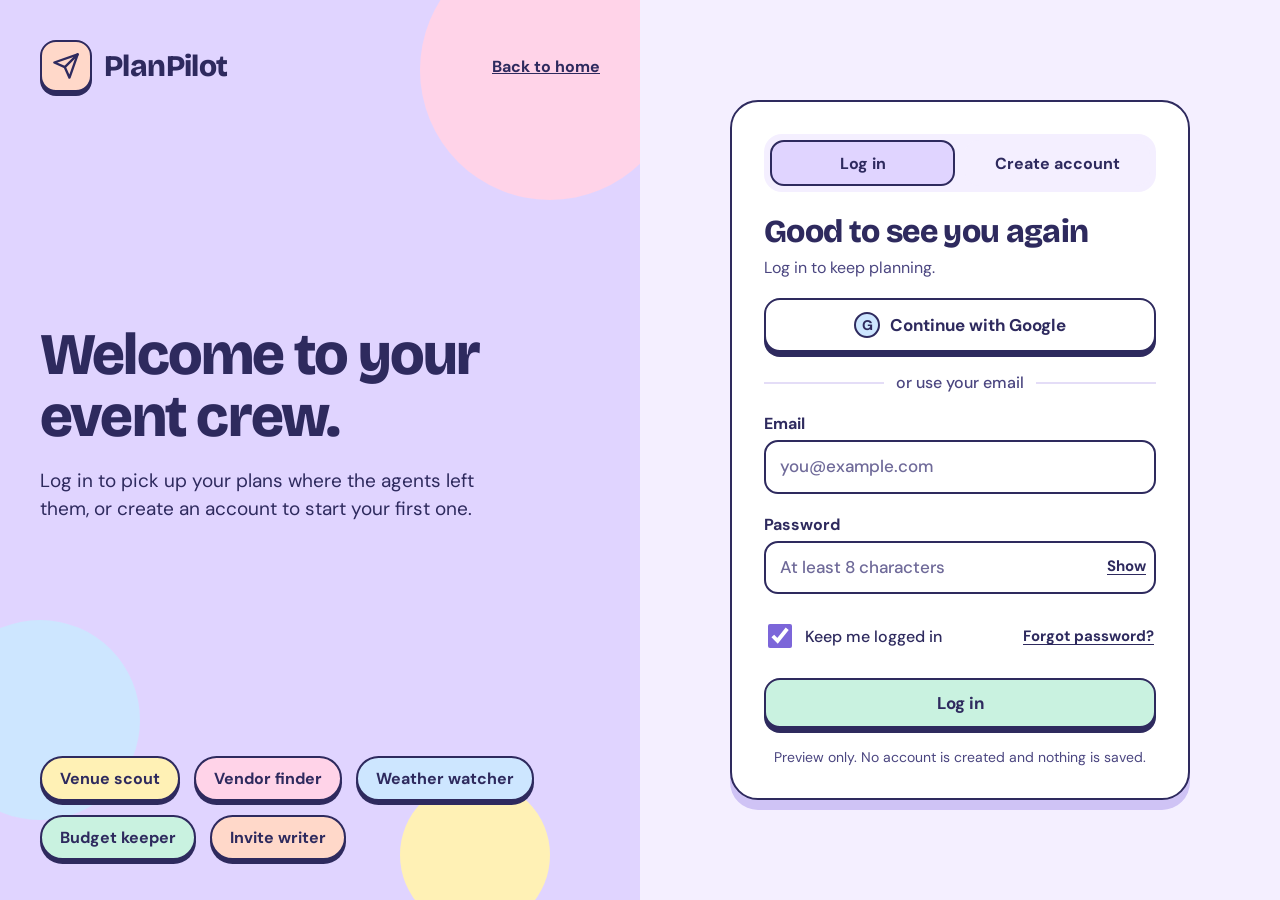
<file: static/login.html>
<!DOCTYPE html>
<html lang="en">
<head>
<meta charset="utf-8">
<meta name="viewport" content="width=device-width, initial-scale=1">
<title>PlanPilot: log in</title>
<link rel="preconnect" href="https://fonts.googleapis.com">
<link href="https://fonts.googleapis.com/css2?family=Bricolage+Grotesque:opsz,wght@12..96,700;12..96,800&family=DM+Sans:wght@400;500;700&display=swap" rel="stylesheet">
<link rel="stylesheet" href="/static/style.css">
<style>
  .split{display:flex;flex-wrap:wrap;min-height:100vh}
  .brand{position:relative;overflow:hidden;flex:1 1 480px;min-width:0;min-height:560px;background:var(--lilac);padding:40px;display:flex;flex-direction:column;justify-content:space-between;gap:32px}
  .formside{flex:1 1 480px;min-width:0;padding:40px;display:flex;align-items:center;justify-content:center}
  .formcard{width:100%;max-width:460px;background:#fff;border:2px solid var(--ink);border-radius:28px;box-shadow:0 10px 0 var(--edge);padding:32px;display:flex;flex-direction:column;gap:20px}
  .floaty{animation:float 4s ease-in-out infinite}
  @keyframes float{50%{transform:translateY(-12px)}}
  .badge{background:var(--butter);border:2px solid var(--ink);border-radius:99px;padding:10px 18px;font-weight:700;box-shadow:0 4px 0 var(--ink);transition:transform .18s}
  .badge:hover{transform:scale(1.07) rotate(-2deg)}
  .seg{flex:1 1 0;font:700 16px 'DM Sans',system-ui,sans-serif;color:var(--ink);border:2px solid transparent;border-radius:14px;padding:8px 18px;min-height:46px;cursor:pointer;background:var(--mist)}
  .seg.on{background:var(--lilac);border-color:var(--ink)}
  .seg:focus-visible,.check:focus-visible{outline:4px solid #A892F2;outline-offset:3px}
  .check{width:24px;height:24px;accent-color:#7C66D9;cursor:pointer}
  label.l{font-weight:700}
  .strength span{flex:1;height:12px;border-radius:99px;border:2px solid var(--ink);background:var(--mist)}
</style>
</head>
<body>
<div class="split">
  <div class="brand">
    <div class="blob" style="width:260px;height:260px;background:var(--pink);top:-60px;right:-40px"></div>
    <div class="blob" style="width:200px;height:200px;background:var(--sky);bottom:80px;left:-60px;animation-delay:-3s"></div>
    <div class="blob" style="width:150px;height:150px;background:var(--butter);bottom:-30px;right:90px;animation-delay:-6s"></div>
    <div style="position:relative;display:flex;align-items:center;justify-content:space-between;gap:12px;flex-wrap:wrap">
      <div class="logo">
        <div class="logo-mark"><svg viewBox="0 0 24 24" width="28" height="28" fill="none" stroke="#2E2A5E" stroke-width="2" stroke-linecap="round" stroke-linejoin="round" aria-hidden="true"><path d="M22 2 11 13"/><path d="M22 2l-7 20-4-9-9-4 20-7z"/></svg></div>
        <span class="logo-name">PlanPilot</span>
      </div>
      <a href="/" style="color:var(--ink);font-weight:700;min-height:44px;display:inline-flex;align-items:center">Back to home</a>
    </div>
    <div style="position:relative;display:flex;flex-direction:column;gap:20px">
      <h1 style="font-size:clamp(38px,4.6vw,60px);line-height:1.04;font-weight:800;letter-spacing:-.03em">Welcome to your event crew.</h1>
      <p style="font-size:19px;line-height:1.5;max-width:460px">Log in to pick up your plans where the agents left them, or create an account to start your first one.</p>
    </div>
    <div style="position:relative;display:flex;flex-wrap:wrap;gap:14px">
      <div class="floaty"><div class="badge" style="background:var(--butter)">Venue scout</div></div>
      <div class="floaty" style="animation-delay:-.8s"><div class="badge" style="background:var(--pink)">Vendor finder</div></div>
      <div class="floaty" style="animation-delay:-1.6s"><div class="badge" style="background:var(--sky)">Weather watcher</div></div>
      <div class="floaty" style="animation-delay:-2.4s"><div class="badge" style="background:var(--mint)">Budget keeper</div></div>
      <div class="floaty" style="animation-delay:-3.2s"><div class="badge" style="background:var(--peach)">Invite writer</div></div>
    </div>
  </div>

  <div class="formside">
    <div class="formcard">

      <div id="formView" class="rise" style="display:flex;flex-direction:column;gap:20px">
        <div style="display:flex;gap:10px;background:var(--mist);border-radius:18px;padding:6px">
          <button type="button" id="tabLogin" class="seg on">Log in</button>
          <button type="button" id="tabSignup" class="seg">Create account</button>
        </div>
        <div>
          <h2 id="heading" style="font-size:32px;font-weight:800;letter-spacing:-.02em">Good to see you again</h2>
          <p id="subheading" style="margin-top:6px;color:var(--soft)">Log in to keep planning.</p>
        </div>

        <button type="button" id="google" class="btn" style="background:#fff;width:100%">
          <span style="width:26px;height:26px;border-radius:50%;background:var(--sky);border:2px solid var(--ink);display:inline-flex;align-items:center;justify-content:center;font-size:14px;font-weight:800">G</span>
          Continue with Google
        </button>
        <div style="display:flex;align-items:center;gap:12px;color:var(--soft);font-weight:500"><span style="flex:1;height:2px;background:#E4DDF7"></span>or use your email<span style="flex:1;height:2px;background:#E4DDF7"></span></div>

        <div id="nameWrap" style="display:flex;flex-direction:column;gap:6px" hidden>
          <label class="l" for="name">Your name</label>
          <input id="name" type="text" class="field" autocomplete="name" placeholder="Example: Ipshita">
        </div>
        <div style="display:flex;flex-direction:column;gap:6px">
          <label class="l" for="email">Email</label>
          <input id="email" type="email" class="field" autocomplete="email" placeholder="you@example.com">
          <p id="emailErr" class="err" hidden>Enter a valid email, like you@example.com.</p>
        </div>
        <div style="display:flex;flex-direction:column;gap:6px">
          <label class="l" for="password">Password</label>
          <div style="position:relative">
            <input id="password" type="password" class="field" autocomplete="current-password" placeholder="At least 8 characters" style="padding-right:84px">
            <button type="button" id="toggle" class="link" aria-pressed="false" style="position:absolute;right:8px;top:3px">Show</button>
          </div>
          <p id="pwErr" class="err" hidden>Use at least 8 characters.</p>
        </div>

        <div id="strengthWrap" style="display:flex;flex-direction:column;gap:8px" hidden>
          <div id="strength" class="strength" style="display:flex;gap:6px"><span></span><span></span><span></span><span></span></div>
          <p id="strengthLabel" style="font-weight:700">Type a password to see its strength</p>
        </div>

        <div id="rememberRow" style="display:flex;align-items:center;justify-content:space-between;gap:12px;flex-wrap:wrap">
          <label style="display:flex;align-items:center;gap:10px;font-weight:500;cursor:pointer;min-height:44px"><input type="checkbox" id="remember" class="check" checked> Keep me logged in</label>
          <button type="button" id="forgot" class="link">Forgot password?</button>
        </div>

        <div id="note" class="note rise" role="status" hidden></div>
        <button type="button" id="submit" class="btn" style="background:var(--mint);width:100%">Log in</button>
        <p style="font-size:14px;color:var(--soft);text-align:center">Preview only. No account is created and nothing is saved.</p>
      </div>

      <div id="loadingView" class="rise" style="display:flex;flex-direction:column;align-items:center;gap:20px;padding:56px 0" role="status" hidden>
        <svg class="spin" viewBox="0 0 24 24" width="64" height="64" fill="none" stroke="#7C66D9" stroke-width="3" stroke-linecap="round" aria-hidden="true"><path d="M12 3a9 9 0 1 0 9 9"/></svg>
        <h2 id="loadingText" style="font-size:26px;font-weight:800">Checking your details…</h2>
      </div>

      <div id="doneView" class="rise" style="display:flex;flex-direction:column;align-items:center;gap:18px;padding:28px 0;text-align:center" hidden>
        <div class="floaty" style="width:96px;height:96px;border-radius:50%;background:var(--mint);border:2px solid var(--ink);box-shadow:0 6px 0 var(--ink);display:flex;align-items:center;justify-content:center">
          <svg viewBox="0 0 24 24" width="48" height="48" fill="none" stroke="#2E2A5E" stroke-width="2.5" stroke-linecap="round" stroke-linejoin="round" aria-hidden="true"><path d="M5 12.5l4.5 4.5L19 7.5"/></svg>
        </div>
        <h2 id="welcome" style="font-size:32px;font-weight:800;letter-spacing:-.02em"></h2>
        <p style="font-size:17px;color:var(--soft);max-width:320px">Your crew is ready. Start a new plan or pick up an old one.</p>
        <a href="/" class="btn" style="background:var(--butter);width:100%">Open PlanPilot</a>
        <button type="button" id="logout" class="link">Log out of this preview</button>
      </div>

    </div>
  </div>
</div>
<script src="/static/login.js"></script>
</body>
</html>
</file>
<file: static/style.css>
/* PlanPilot: shared pastel styles */
:root{--ink:#2E2A5E;--soft:#4B4680;--mist:#F4EFFF;--lilac:#E0D4FF;--butter:#FFF1B5;--pink:#FFD3E8;--mint:#C9F2E0;--sky:#CDE6FF;--peach:#FFD8C9;--edge:#CFC3F5;--err:#A12B4B}
*{box-sizing:border-box}
body{margin:0;font-family:'DM Sans',system-ui,sans-serif;color:var(--ink);background:var(--mist);overflow-x:hidden}
h1,h2,h3{font-family:'Bricolage Grotesque','DM Sans',system-ui,sans-serif;margin:0;color:var(--ink)}
p{margin:0}
[hidden]{display:none!important}
.btn{font:700 17px 'DM Sans',system-ui,sans-serif;color:var(--ink);border:2px solid var(--ink);border-radius:16px;padding:12px 22px;min-height:50px;cursor:pointer;box-shadow:0 5px 0 var(--ink);transition:transform .12s,box-shadow .12s;text-decoration:none;display:inline-flex;align-items:center;justify-content:center;gap:10px}
.btn:hover{transform:translateY(-2px);box-shadow:0 7px 0 var(--ink)}
.btn:active{transform:translateY(4px);box-shadow:0 1px 0 var(--ink)}
.btn:disabled{opacity:.6;cursor:progress}
.btn.sm{min-height:44px;padding:6px 18px;font-size:16px}
.chip{font:700 15px 'DM Sans',system-ui,sans-serif;color:var(--ink);border:2px solid var(--ink);border-radius:99px;padding:8px 16px;min-height:44px;cursor:pointer;transition:transform .15s}
.chip:hover{transform:translateY(-3px) rotate(-1.5deg)}
.chip.on{box-shadow:0 4px 0 var(--ink)}
.tab{font:700 16px 'DM Sans',system-ui,sans-serif;color:var(--ink);background:#fff;border:2px solid var(--ink);border-radius:14px;padding:8px 18px;min-height:46px;cursor:pointer;transition:transform .12s}
.tab:hover{transform:translateY(-2px)}
.link{font:700 15px 'DM Sans',system-ui,sans-serif;color:var(--ink);background:none;border:none;padding:10px 2px;min-height:44px;cursor:pointer;text-decoration:underline;text-underline-offset:3px}
.btn:focus-visible,.chip:focus-visible,.tab:focus-visible,.link:focus-visible,textarea:focus-visible,input:focus-visible{outline:4px solid #A892F2;outline-offset:3px}
textarea,input.field{font:500 17px/1.5 'DM Sans',system-ui,sans-serif;color:var(--ink);width:100%;border:2px solid var(--ink);border-radius:16px;padding:12px 14px;background:#F8F5FF}
input.field{min-height:50px;background:#fff;border-radius:14px}
input.field::placeholder,textarea::placeholder{color:#6F6A99}
.range{width:100%;height:32px;accent-color:#7C66D9;cursor:pointer}
.blob{position:absolute;border-radius:50%;animation:drift 10s ease-in-out infinite;pointer-events:none}
@keyframes drift{50%{transform:translate(30px,-34px) scale(1.1)}}
.bob{animation:bob 2.6s ease-in-out infinite}
@keyframes bob{50%{transform:translateY(-8px) rotate(-4deg)}}
.pulse{animation:pulse 1s ease-in-out infinite}
@keyframes pulse{50%{transform:scale(1.7);opacity:.45}}
.rise{animation:rise .45s ease-out both}
@keyframes rise{from{transform:translateY(18px);opacity:0}to{transform:none;opacity:1}}
.fall{position:absolute;top:-20px;border:2px solid var(--ink);animation:fall 3s ease-in infinite}
@keyframes fall{to{transform:translateY(230px) rotate(540deg)}}
.spin{animation:spin .8s linear infinite}
@keyframes spin{to{transform:rotate(360deg)}}
.bar{transition:width .45s cubic-bezier(.2,.8,.2,1)}
.agent{transition:transform .15s}
.agent:hover{transform:translateY(-4px) rotate(-1deg)}
.pill{display:inline-block;border:2px solid var(--ink);border-radius:99px;padding:4px 14px;font-weight:700}
.wrap{position:relative;max-width:1180px;margin:0 auto;display:flex;flex-direction:column;gap:40px}
.page{position:relative;overflow:hidden;min-height:100vh;padding:28px 32px 72px}
.logo{display:flex;align-items:center;gap:12px}
.logo-mark{width:52px;height:52px;border-radius:16px;background:var(--peach);border:2px solid var(--ink);box-shadow:0 4px 0 var(--ink);display:flex;align-items:center;justify-content:center}
.logo-name{font-family:'Bricolage Grotesque','DM Sans',system-ui,sans-serif;font-weight:800;font-size:30px;letter-spacing:-.02em}
.card{background:#fff;border:2px solid var(--ink);border-radius:28px;box-shadow:0 10px 0 var(--edge);padding:24px;display:flex;flex-direction:column;gap:16px}
.agent-card{flex:1 1 200px;min-width:0;border:2px solid var(--ink);border-radius:22px;box-shadow:0 5px 0 var(--ink);padding:18px;display:flex;flex-direction:column;gap:10px}
.icon-box{width:48px;height:48px;border-radius:14px;background:#fff;border:2px solid var(--ink);display:flex;align-items:center;justify-content:center}
.status{display:inline-flex;align-items:center;gap:8px;background:#fff;border:2px solid var(--ink);border-radius:99px;padding:3px 12px;font-weight:700;font-size:14px}
.dot{width:10px;height:10px;border-radius:50%;border:2px solid var(--ink);display:inline-block}
.detail{font-size:15px;line-height:1.45;background:#fff;border:2px solid var(--ink);border-radius:14px;padding:10px 12px}
.stat{flex:1 1 200px;border:2px solid var(--ink);border-radius:18px;padding:14px 18px}
.stat b{display:block;font-family:'Bricolage Grotesque','DM Sans',system-ui,sans-serif;font-size:30px;font-weight:800}
.track{height:20px;background:var(--mist);border:2px solid var(--ink);border-radius:99px;overflow:hidden}
.fill{height:100%;border-right:2px solid var(--ink)}
.md{font-size:17px;line-height:1.6}
.md h1,.md h2,.md h3{margin:20px 0 8px;font-weight:800}
.md h1{font-size:28px}.md h2{font-size:24px}.md h3{font-size:20px}
.md ul,.md ol{padding-left:22px}
.md a{color:var(--ink)}
.md table{border-collapse:collapse;display:block;overflow-x:auto;max-width:100%}
.md th,.md td{border:2px solid var(--ink);padding:6px 12px;text-align:left}
.md th{background:var(--lilac)}
.err{font-weight:700;color:var(--err)}
.note{background:var(--butter);border:2px solid var(--ink);border-radius:14px;padding:12px 14px;font-weight:500}
@media (prefers-reduced-motion:reduce){*{animation:none!important;transition:none!important}}
</file>
